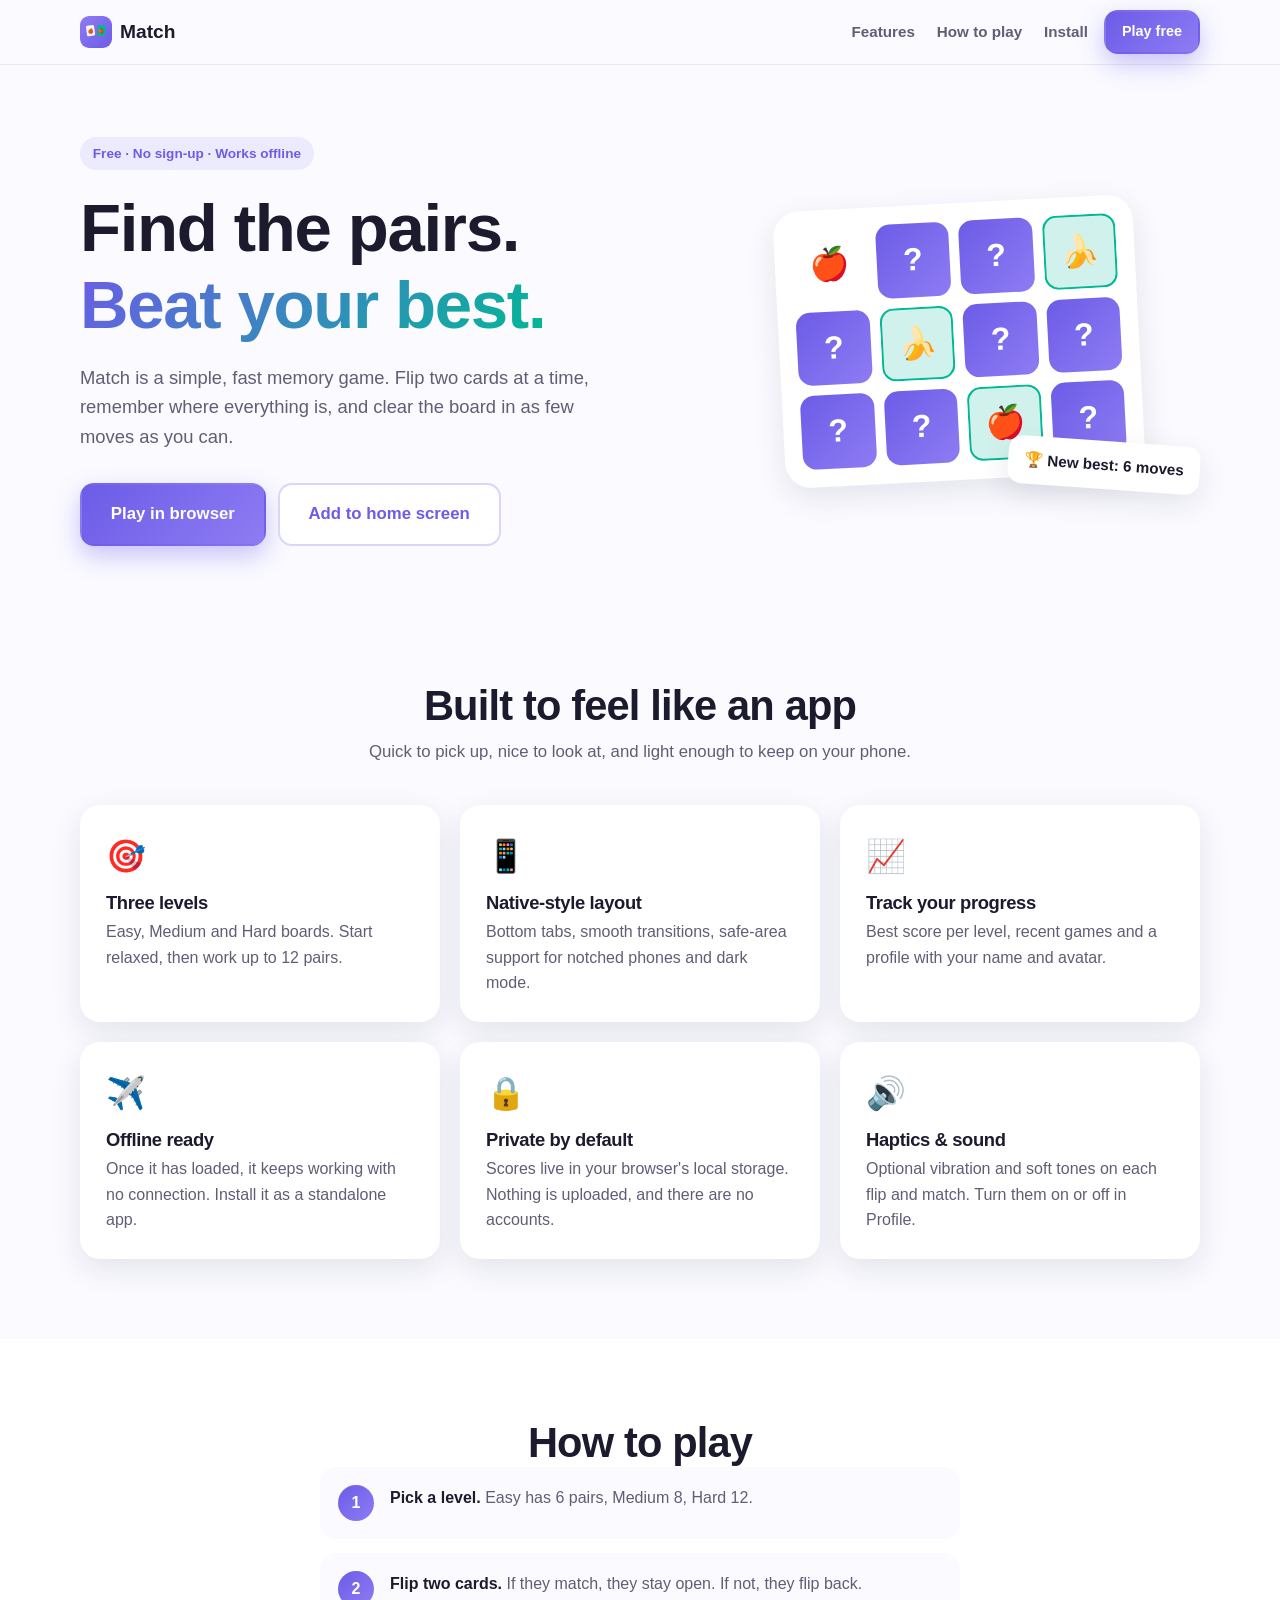
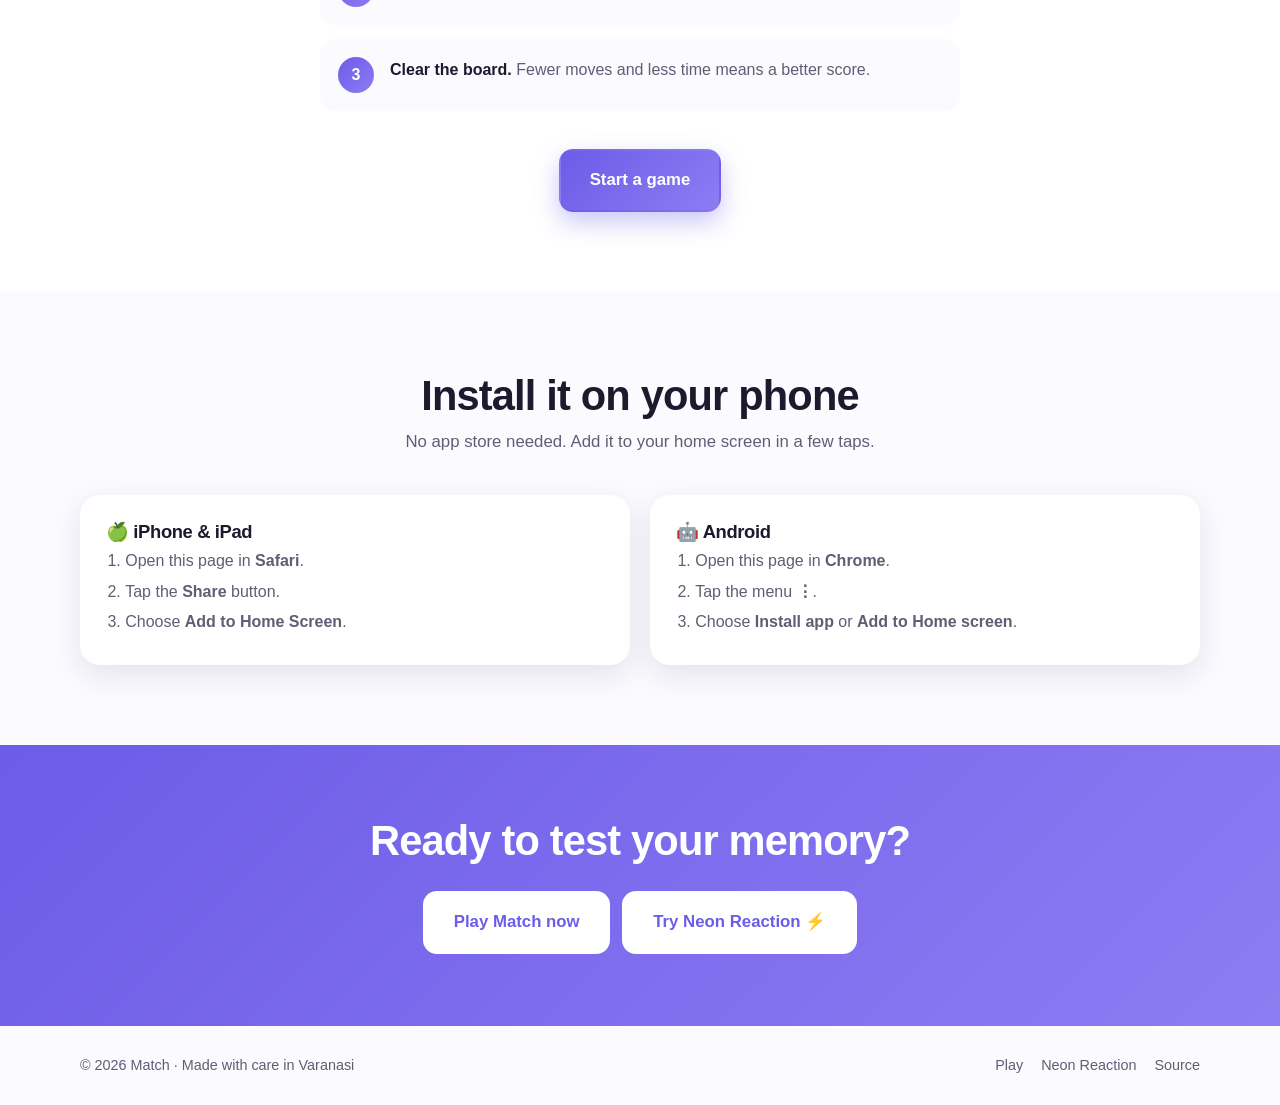
<file: index.html>
<!doctype html>
<html lang="en">
<head>
  <meta charset="utf-8" />
  <meta name="viewport" content="width=device-width, initial-scale=1" />
  <meta name="description" content="Match is a simple, fast memory game. Flip cards, find pairs, beat your best score. Play in your browser or install it on your phone." />
  <meta name="theme-color" content="#6c5ce7" />
  <meta property="og:title" content="Match — a simple memory game" />
  <meta property="og:description" content="Find the pairs in as few moves as you can. Free, offline-ready, installable." />
  <meta property="og:image" content="app/icons/icon-512.png" />
  <title>Match — a simple memory game</title>
  <link rel="icon" href="app/icons/icon.svg" type="image/svg+xml" />
  <link rel="stylesheet" href="site.css" />
</head>
<body>
  <header class="nav">
    <div class="wrap nav-inner">
      <a class="brand" href="#top"><img src="app/icons/icon.svg" alt="" width="32" height="32" /> Match</a>
      <nav class="nav-links">
        <a href="#features">Features</a>
        <a href="#how">How to play</a>
        <a href="#install">Install</a>
      </nav>
      <a class="btn btn-sm btn-primary" href="app/">Play free</a>
    </div>
  </header>

  <main id="top">
    <section class="hero wrap">
      <div class="hero-copy">
        <span class="pill">Free · No sign-up · Works offline</span>
        <h1>Find the pairs.<br /><span class="grad">Beat your best.</span></h1>
        <p class="lead">Match is a simple, fast memory game. Flip two cards at a time, remember where everything is, and clear the board in as few moves as you can.</p>
        <div class="cta">
          <a class="btn btn-lg btn-primary" href="app/">Play in browser</a>
          <a class="btn btn-lg btn-ghost" href="#install">Add to home screen</a>
        </div>
      </div>
      <div class="hero-art" aria-hidden="true">
        <div class="mini-board">
          <div class="mc up">🍎</div><div class="mc">?</div><div class="mc">?</div><div class="mc ok">🍌</div>
          <div class="mc">?</div><div class="mc ok">🍌</div><div class="mc">?</div><div class="mc">?</div>
          <div class="mc">?</div><div class="mc">?</div><div class="mc ok">🍎</div><div class="mc">?</div>
        </div>
        <div class="float-card">🏆 New best: 6 moves</div>
      </div>
    </section>

    <section id="features" class="section">
      <div class="wrap">
        <h2>Built to feel like an app</h2>
        <p class="sub">Quick to pick up, nice to look at, and light enough to keep on your phone.</p>
        <div class="grid3">
          <article class="feature">
            <div class="ico">🎯</div>
            <h3>Three levels</h3>
            <p>Easy, Medium and Hard boards. Start relaxed, then work up to 12 pairs.</p>
          </article>
          <article class="feature">
            <div class="ico">📱</div>
            <h3>Native-style layout</h3>
            <p>Bottom tabs, smooth transitions, safe-area support for notched phones and dark mode.</p>
          </article>
          <article class="feature">
            <div class="ico">📈</div>
            <h3>Track your progress</h3>
            <p>Best score per level, recent games and a profile with your name and avatar.</p>
          </article>
          <article class="feature">
            <div class="ico">✈️</div>
            <h3>Offline ready</h3>
            <p>Once it has loaded, it keeps working with no connection. Install it as a standalone app.</p>
          </article>
          <article class="feature">
            <div class="ico">🔒</div>
            <h3>Private by default</h3>
            <p>Scores live in your browser's local storage. Nothing is uploaded, and there are no accounts.</p>
          </article>
          <article class="feature">
            <div class="ico">🔊</div>
            <h3>Haptics & sound</h3>
            <p>Optional vibration and soft tones on each flip and match. Turn them on or off in Profile.</p>
          </article>
        </div>
      </div>
    </section>

    <section id="how" class="section alt">
      <div class="wrap">
        <h2>How to play</h2>
        <ol class="steps">
          <li><span>1</span><div><strong>Pick a level.</strong> Easy has 6 pairs, Medium 8, Hard 12.</div></li>
          <li><span>2</span><div><strong>Flip two cards.</strong> If they match, they stay open. If not, they flip back.</div></li>
          <li><span>3</span><div><strong>Clear the board.</strong> Fewer moves and less time means a better score.</div></li>
        </ol>
        <div class="center"><a class="btn btn-lg btn-primary" href="app/">Start a game</a></div>
      </div>
    </section>

    <section id="install" class="section">
      <div class="wrap">
        <h2>Install it on your phone</h2>
        <p class="sub">No app store needed. Add it to your home screen in a few taps.</p>
        <div class="grid2">
          <div class="card-box">
            <h3>🍏 iPhone & iPad</h3>
            <ol>
              <li>Open this page in <strong>Safari</strong>.</li>
              <li>Tap the <strong>Share</strong> button.</li>
              <li>Choose <strong>Add to Home Screen</strong>.</li>
            </ol>
          </div>
          <div class="card-box">
            <h3>🤖 Android</h3>
            <ol>
              <li>Open this page in <strong>Chrome</strong>.</li>
              <li>Tap the menu <strong>⋮</strong>.</li>
              <li>Choose <strong>Install app</strong> or <strong>Add to Home screen</strong>.</li>
            </ol>
          </div>
        </div>
      </div>
    </section>

    <section class="cta-band">
      <div class="wrap center">
        <h2>Ready to test your memory?</h2>
        <div class="cta-row">
          <a class="btn btn-lg btn-light" href="app/">Play Match now</a>
          <a class="btn btn-lg btn-light" href="neon/">Try Neon Reaction ⚡</a>
        </div>
      </div>
    </section>
  </main>

  <footer class="footer">
    <div class="wrap footer-inner">
      <span>© 2026 Match · Made with care in Varanasi</span>
      <div class="foot-links">
        <a href="app/">Play</a>
        <a href="neon/">Neon Reaction</a>
        <a href="https://github.com/smartstopwach/x">Source</a>
      </div>
    </div>
  </footer>
</body>
</html>
</file>
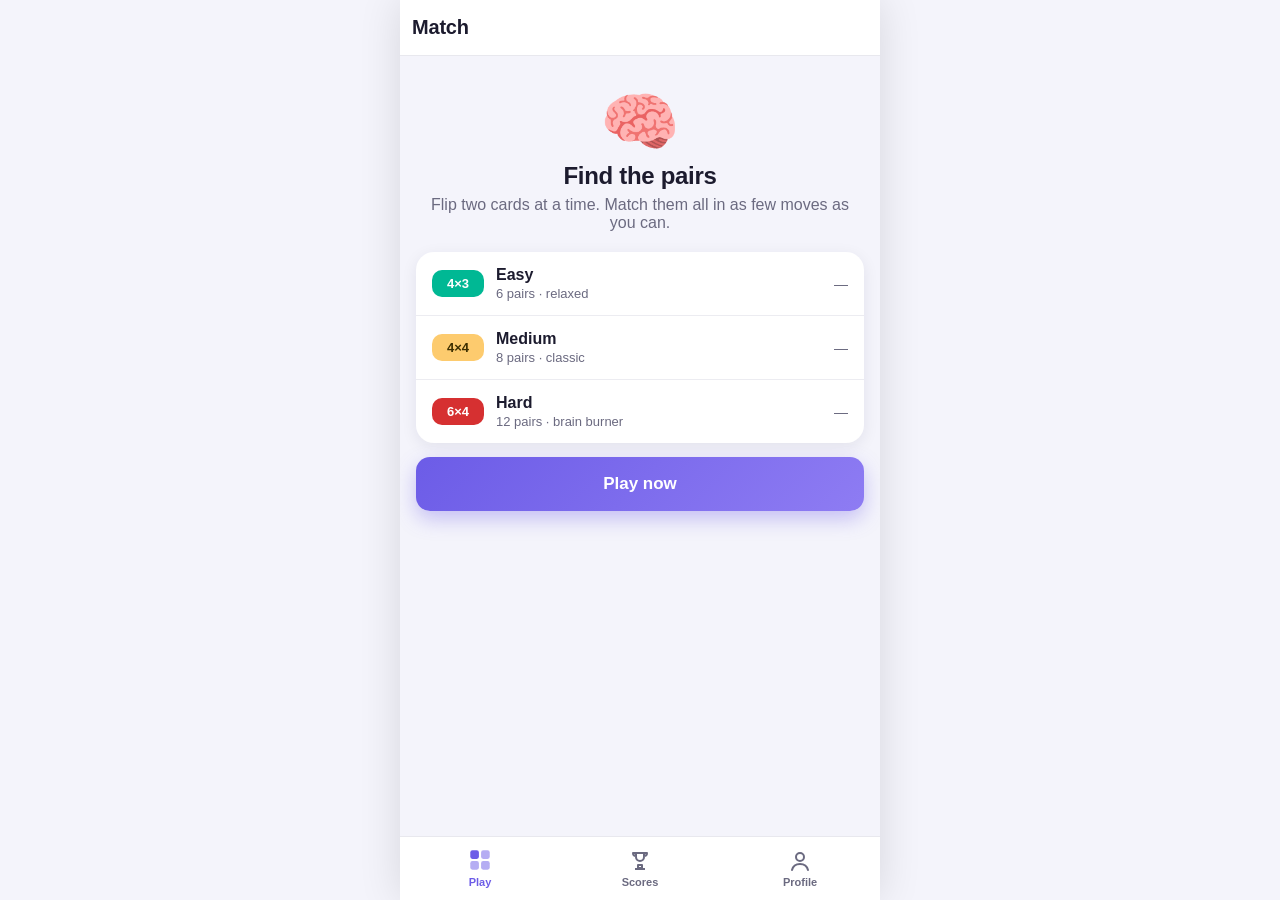
<file: app/index.html>
<!doctype html>
<html lang="en">
<head>
  <meta charset="utf-8" />
  <meta name="viewport" content="width=device-width, initial-scale=1, viewport-fit=cover, user-scalable=no" />
  <meta name="theme-color" content="#6c5ce7" />
  <meta name="apple-mobile-web-app-capable" content="yes" />
  <meta name="apple-mobile-web-app-status-bar-style" content="black-translucent" />
  <meta name="apple-mobile-web-app-title" content="Match" />
  <meta name="description" content="Match — a simple, fast memory game." />
  <title>Match</title>
  <link rel="manifest" href="manifest.webmanifest" />
  <link rel="icon" href="icons/icon.svg" type="image/svg+xml" />
  <link rel="apple-touch-icon" href="icons/icon-192.png" />
  <link rel="stylesheet" href="styles.css" />
</head>
<body>
  <div id="app" class="app">
    <header class="topbar" id="topbar">
      <button class="icon-btn hidden" id="back-btn" aria-label="Back">
        <svg viewBox="0 0 24 24" width="24" height="24"><path d="M15 6l-6 6 6 6" fill="none" stroke="currentColor" stroke-width="2.4" stroke-linecap="round" stroke-linejoin="round"/></svg>
      </button>
      <h1 id="title">Match</h1>
      <div class="topbar-right" id="topbar-right"></div>
    </header>

    <main class="screens">
      <!-- HOME -->
      <section class="screen" id="screen-home" data-tab="home">
        <div class="hero">
          <div class="hero-emoji" aria-hidden="true">🧠</div>
          <h2>Find the pairs</h2>
          <p class="muted">Flip two cards at a time. Match them all in as few moves as you can.</p>
        </div>
        <div class="card-list">
          <button class="list-item" data-action="start" data-level="easy">
            <span class="badge easy">4×3</span>
            <span class="li-body"><strong>Easy</strong><small>6 pairs · relaxed</small></span>
            <span class="li-best" id="best-easy">—</span>
          </button>
          <button class="list-item" data-action="start" data-level="medium">
            <span class="badge medium">4×4</span>
            <span class="li-body"><strong>Medium</strong><small>8 pairs · classic</small></span>
            <span class="li-best" id="best-medium">—</span>
          </button>
          <button class="list-item" data-action="start" data-level="hard">
            <span class="badge hard">6×4</span>
            <span class="li-body"><strong>Hard</strong><small>12 pairs · brain burner</small></span>
            <span class="li-best" id="best-hard">—</span>
          </button>
        </div>
        <button class="btn primary big" data-action="start" data-level="medium">Play now</button>
      </section>

      <!-- GAME -->
      <section class="screen" id="screen-game" data-tab="home">
        <div class="stats">
          <div class="stat"><span id="stat-moves">0</span><small>Moves</small></div>
          <div class="stat"><span id="stat-time">0:00</span><small>Time</small></div>
          <div class="stat"><span id="stat-matched">0/0</span><small>Pairs</small></div>
        </div>
        <div class="board" id="board" role="grid"></div>
        <div class="game-actions">
          <button class="btn ghost" data-action="restart">Restart</button>
          <button class="btn ghost" data-action="home">Levels</button>
        </div>
      </section>

      <!-- SCORES -->
      <section class="screen" id="screen-scores" data-tab="scores">
        <h2 class="section-title">Your best games</h2>
        <div class="card-list" id="scores-list"></div>
        <p class="muted small center" id="scores-empty">Finish a game to see your scores here.</p>
        <div id="scores-extra"></div>
      </section>

      <!-- PROFILE -->
      <section class="screen" id="screen-profile" data-tab="profile">
        <div class="profile-head">
          <div class="avatar" id="avatar" aria-hidden="true">🙂</div>
          <div>
            <input id="name-input" class="name-input" maxlength="20" placeholder="Your name" aria-label="Your name" />
            <p class="muted small" id="profile-stats">No games played yet</p>
          </div>
        </div>
        <h3 class="section-title">Avatar</h3>
        <div class="avatars" id="avatar-picker"></div>
        <h3 class="section-title">Settings</h3>
        <div class="card-list">
          <label class="list-item toggle">
            <span class="li-body"><strong>Haptics</strong><small>Vibrate on match</small></span>
            <input type="checkbox" id="opt-haptics" />
          </label>
          <label class="list-item toggle">
            <span class="li-body"><strong>Sound effects</strong><small>Soft tones on flip and match</small></span>
            <input type="checkbox" id="opt-sound" />
          </label>
        </div>
        <button class="btn ghost danger" id="reset-btn">Reset all data</button>
        <button class="btn primary hidden" id="install-btn">Install app</button>
      </section>
    </main>

    <nav class="tabbar" id="tabbar" aria-label="Main">
      <button class="tab active" data-tab-target="home">
        <svg viewBox="0 0 24 24" width="24" height="24"><rect x="3" y="3" width="8" height="8" rx="2" fill="currentColor"/><rect x="13" y="3" width="8" height="8" rx="2" fill="currentColor" opacity=".5"/><rect x="3" y="13" width="8" height="8" rx="2" fill="currentColor" opacity=".5"/><rect x="13" y="13" width="8" height="8" rx="2" fill="currentColor" opacity=".5"/></svg>
        <span>Play</span>
      </button>
      <button class="tab" data-tab-target="scores">
        <svg viewBox="0 0 24 24" width="24" height="24"><path d="M8 4h8v4a4 4 0 0 1-8 0V4zM5 4h3v3a3 3 0 0 1-3-3zM19 4h-3v3a3 3 0 0 0 3-3zM10 16h4v3h-4zM7 20h10" fill="none" stroke="currentColor" stroke-width="2" stroke-linejoin="round"/></svg>
        <span>Scores</span>
      </button>
      <button class="tab" data-tab-target="profile">
        <svg viewBox="0 0 24 24" width="24" height="24"><circle cx="12" cy="8" r="4" fill="none" stroke="currentColor" stroke-width="2"/><path d="M4 21c1-4 4-6 8-6s7 2 8 6" fill="none" stroke="currentColor" stroke-width="2" stroke-linecap="round"/></svg>
        <span>Profile</span>
      </button>
    </nav>

    <div class="toast" id="toast" role="status" aria-live="polite"></div>
    <div class="win-sheet hidden" id="win-sheet" role="dialog" aria-modal="true" aria-labelledby="win-title">
      <div class="sheet">
        <div class="win-emoji" aria-hidden="true">🎉</div>
        <h2 id="win-title">You did it!</h2>
        <p class="muted" id="win-text"></p>
        <button class="btn primary big" data-action="restart">Play again</button>
        <button class="btn ghost big" data-action="home">Choose level</button>
      </div>
    </div>
  </div>
  <script src="app.js"></script>
</body>
</html>
</file>
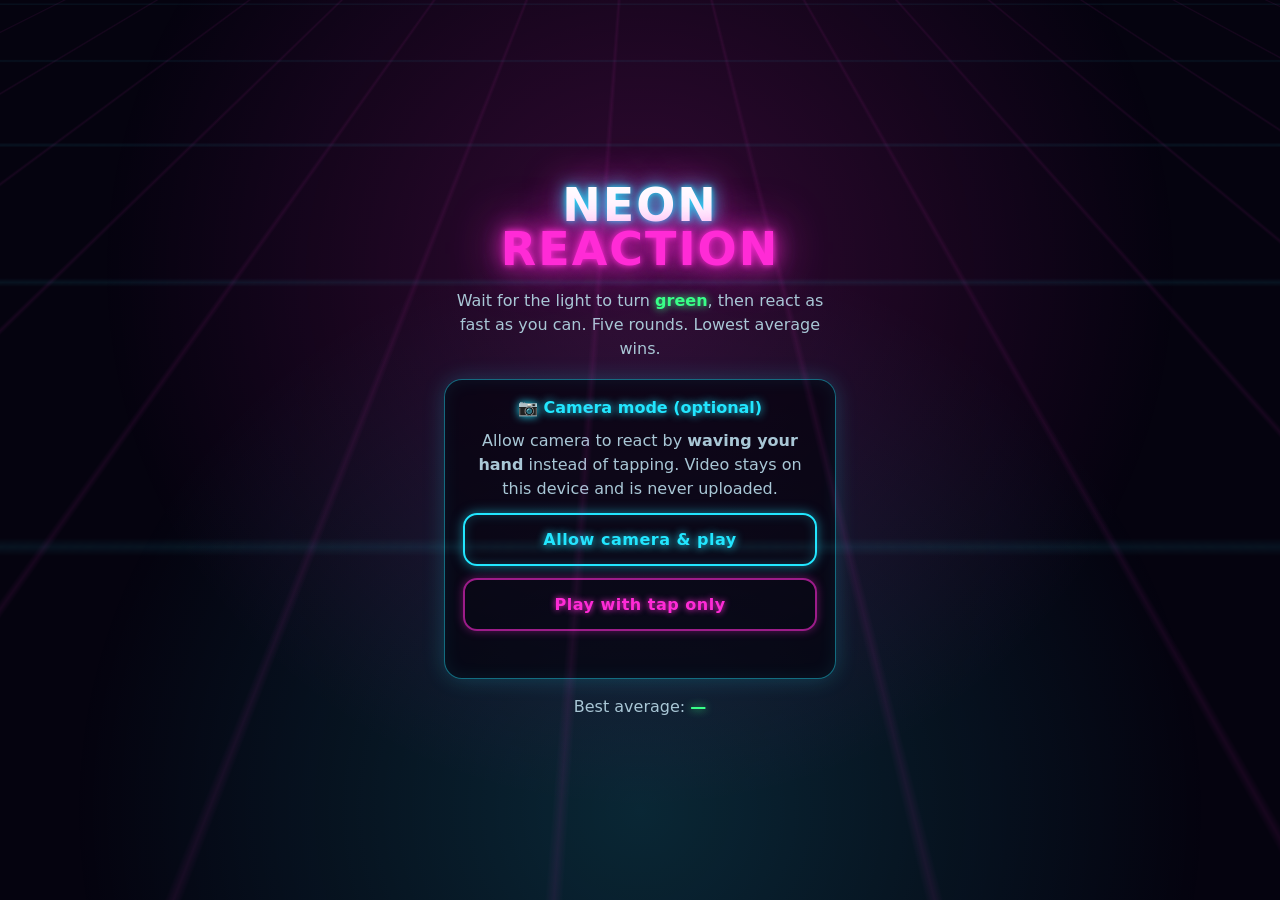
<file: neon/index.html>
<!doctype html>
<html lang="en">
<head>
  <meta charset="utf-8" />
  <meta name="viewport" content="width=device-width, initial-scale=1, viewport-fit=cover, user-scalable=no" />
  <meta name="theme-color" content="#05030f" />
  <meta name="description" content="Neon Reaction — test your reflexes. Optional camera mode: wave your hand to react." />
  <title>Neon Reaction</title>
  <link rel="icon" href="../app/icons/icon.svg" type="image/svg+xml" />
  <link rel="stylesheet" href="styles.css" />
</head>
<body>
  <div class="stage" id="stage" data-phase="idle">
    <video id="cam" playsinline muted autoplay></video>
    <canvas id="motion" width="48" height="36" hidden></canvas>
    <div class="grid-bg" aria-hidden="true"></div>

    <!-- START / PERMISSION -->
    <section class="panel" id="p-start">
      <div class="logo">NEON<br /><span>REACTION</span></div>
      <p class="desc">Wait for the light to turn <b class="g">green</b>, then react as fast as you can. Five rounds. Lowest average wins.</p>
      <div class="cam-box">
        <div class="cam-title">📷 Camera mode (optional)</div>
        <p>Allow camera to react by <b>waving your hand</b> instead of tapping. Video stays on this device and is never uploaded.</p>
        <button class="btn neon" id="btn-cam">Allow camera & play</button>
        <button class="btn ghost" id="btn-tap">Play with tap only</button>
        <p class="status" id="cam-status"></p>
      </div>
      <div class="best-line">Best average: <b id="best-avg">—</b></div>
    </section>

    <!-- PLAY -->
    <section class="panel hidden" id="p-play">
      <div class="top">
        <span id="round-label">Round 1 / 5</span>
        <button class="chip" id="btn-quit">Quit</button>
      </div>
      <div class="ring" id="ring"><span id="cue">Get ready</span></div>
      <p class="hint" id="hint">Tap or wave when it turns green</p>
      <div class="times" id="times"></div>
    </section>

    <!-- RESULT -->
    <section class="panel hidden" id="p-result">
      <div class="logo small">RESULTS</div>
      <div class="big-score"><span id="res-avg">0</span><small>ms avg</small></div>
      <div class="grade" id="res-grade"></div>
      <div class="rounds" id="res-rounds"></div>
      <button class="btn neon" id="btn-again">Play again</button>
      <button class="btn ghost" id="btn-home">Menu</button>
    </section>

    <div class="flash" id="flash"></div>
  </div>
  <script src="app.js"></script>
</body>
</html>
</file>
<file: site.css>
:root {
  --bg: #fafaff; --surface: #ffffff; --text: #1c1b2e; --muted: #5f5e75;
  --primary: #6c5ce7; --primary-2: #8e7cf3; --accent: #00b894;
  --radius: 20px; --shadow: 0 10px 30px rgba(30,27,70,.10);
}
@media (prefers-color-scheme: dark) {
  :root { --bg: #0f0e1a; --surface: #1b1a2e; --text: #f2f1ff; --muted: #a09fbf; --shadow: none; }
}
* { box-sizing: border-box; }
html { scroll-behavior: smooth; }
body {
  margin: 0; font-family: -apple-system, BlinkMacSystemFont, "Segoe UI", Roboto, "Helvetica Neue", Arial, sans-serif;
  background: var(--bg); color: var(--text); line-height: 1.6; -webkit-font-smoothing: antialiased;
}
a { color: inherit; text-decoration: none; }
img { display: block; }
h1, h2, h3 { line-height: 1.15; letter-spacing: -.02em; margin: 0; }
h1 { font-size: clamp(2.4rem, 6vw, 4.2rem); font-weight: 800; }
h2 { font-size: clamp(1.8rem, 4vw, 2.6rem); font-weight: 800; text-align: center; }
h3 { font-size: 1.15rem; font-weight: 700; margin-bottom: .4rem; }
p { margin: 0; }
.wrap { width: min(1120px, 92%); margin: 0 auto; }
.grad { background: linear-gradient(135deg, var(--primary), var(--accent)); -webkit-background-clip: text; background-clip: text; color: transparent; }
.center { text-align: center; }
.sub { text-align: center; color: var(--muted); margin: .6rem auto 2.4rem; max-width: 620px; font-size: 1.05rem; }

/* Buttons */
.btn {
  display: inline-flex; align-items: center; justify-content: center; gap: 8px;
  padding: .8rem 1.4rem; border-radius: 14px; font-weight: 700; border: 2px solid transparent;
  transition: transform .15s, box-shadow .15s, background .15s; cursor: pointer;
}
.btn:hover { transform: translateY(-2px); }
.btn-sm { padding: .5rem 1rem; font-size: .9rem; }
.btn-lg { padding: 1rem 1.8rem; font-size: 1.05rem; }
.btn-primary { background: linear-gradient(135deg, var(--primary), var(--primary-2)); color: #fff; box-shadow: 0 10px 24px rgba(108,92,231,.35); }
.btn-ghost { background: var(--surface); color: var(--primary); border-color: rgba(108,92,231,.25); }
.btn-light { background: #fff; color: var(--primary); }

/* Nav */
.nav { position: sticky; top: 0; z-index: 10; backdrop-filter: saturate(1.4) blur(12px); background: color-mix(in srgb, var(--bg) 85%, transparent); border-bottom: 1px solid rgba(127,127,160,.15); }
.nav-inner { display: flex; align-items: center; gap: 16px; height: 64px; }
.brand { display: flex; align-items: center; gap: 8px; font-weight: 800; font-size: 1.2rem; margin-right: auto; }
.brand img { border-radius: 9px; }
.nav-links { display: flex; gap: 22px; color: var(--muted); font-weight: 600; font-size: .95rem; }
.nav-links a:hover { color: var(--text); }

/* Hero */
.hero { display: grid; grid-template-columns: 1.1fr .9fr; gap: 48px; align-items: center; padding: 72px 0 56px; }
.pill { display: inline-block; font-size: .85rem; font-weight: 600; color: var(--primary); background: rgba(108,92,231,.1); padding: .35rem .8rem; border-radius: 999px; margin-bottom: 1.2rem; }
.lead { color: var(--muted); font-size: 1.15rem; margin: 1.2rem 0 2rem; max-width: 520px; }
.cta { display: flex; gap: 12px; flex-wrap: wrap; }
.hero-art { position: relative; display: grid; place-items: center; }
.mini-board { display: grid; grid-template-columns: repeat(4, 1fr); gap: 10px; background: var(--surface); padding: 18px; border-radius: 26px; box-shadow: var(--shadow); transform: rotate(-3deg); width: min(360px, 100%); }
.mc { aspect-ratio: 1; border-radius: 14px; display: grid; place-items: center; font-size: 2rem; font-weight: 800; color: #fff; background: linear-gradient(135deg, var(--primary), var(--primary-2)); }
.mc.up { background: #fff; color: var(--text); }
.mc.ok { background: rgba(0,184,148,.18); box-shadow: inset 0 0 0 2px var(--accent); color: var(--text); }
.float-card { position: absolute; right: 0; bottom: -10px; background: var(--surface); padding: 12px 16px; border-radius: 14px; box-shadow: var(--shadow); font-weight: 700; font-size: .95rem; transform: rotate(4deg); }

/* Sections */
.section { padding: 80px 0; }
.section.alt { background: var(--surface); }
.grid3 { display: grid; grid-template-columns: repeat(3, 1fr); gap: 20px; }
.grid2 { display: grid; grid-template-columns: repeat(2, 1fr); gap: 20px; }
.feature, .card-box { background: var(--surface); border-radius: var(--radius); padding: 26px; box-shadow: var(--shadow); }
.feature p, .card-box li { color: var(--muted); }
.card-box ol { padding-left: 1.2rem; margin: .4rem 0 0; color: var(--muted); }
.card-box li { margin: .3rem 0; }
.ico { font-size: 2rem; margin-bottom: .6rem; }

.steps { list-style: none; padding: 0; margin: 0 auto 2.4rem; max-width: 640px; display: grid; gap: 14px; }
.steps li { display: flex; gap: 16px; align-items: flex-start; background: var(--bg); padding: 18px; border-radius: 16px; }
.steps span { flex: 0 0 auto; width: 36px; height: 36px; border-radius: 50%; display: grid; place-items: center; background: linear-gradient(135deg, var(--primary), var(--primary-2)); color: #fff; font-weight: 800; }
.steps div { color: var(--muted); }
.steps strong { color: var(--text); }

.cta-band { background: linear-gradient(135deg, var(--primary), var(--primary-2)); color: #fff; padding: 72px 0; }
.cta-band h2 { color: #fff; margin-bottom: 1.6rem; }

.footer { padding: 28px 0; color: var(--muted); font-size: .9rem; }
.footer-inner { display: flex; justify-content: space-between; flex-wrap: wrap; gap: 12px; }
.foot-links { display: flex; gap: 18px; }
.foot-links a:hover { color: var(--text); }

/* Responsive */
@media (max-width: 860px) {
  .hero { grid-template-columns: 1fr; text-align: center; padding-top: 48px; }
  .lead { margin-left: auto; margin-right: auto; }
  .cta { justify-content: center; }
  .grid3 { grid-template-columns: 1fr 1fr; }
  .nav-links { display: none; }
}
@media (max-width: 560px) {
  .grid3, .grid2 { grid-template-columns: 1fr; }
  .section { padding: 56px 0; }
  .hero-art { margin-top: 8px; }
}
@media (prefers-reduced-motion: reduce) { html { scroll-behavior: auto; } .btn { transition: none; } }

.cta-row { display: flex; gap: 12px; justify-content: center; flex-wrap: wrap; }
</file>
<file: app/styles.css>
:root {
  --bg: #f4f4fb;
  --surface: #ffffff;
  --text: #1c1b2e;
  --muted: #6b6a80;
  --primary: #6c5ce7;
  --primary-2: #a29bfe;
  --accent: #00b894;
  --danger: #d63031;
  --radius: 18px;
  --shadow: 0 4px 16px rgba(30, 27, 70, .08);
  --tab-h: 64px;
  --top-h: 56px;
  color-scheme: light dark;
}
@media (prefers-color-scheme: dark) {
  :root {
    --bg: #0f0e1a; --surface: #1b1a2e; --text: #f2f1ff; --muted: #9b9ab8; --shadow: none;
  }
}
* { box-sizing: border-box; -webkit-tap-highlight-color: transparent; }
html, body { height: 100%; margin: 0; }
body {
  font-family: -apple-system, BlinkMacSystemFont, "Segoe UI", Roboto, "Helvetica Neue", Arial, sans-serif;
  background: var(--bg); color: var(--text);
  overscroll-behavior: none; -webkit-user-select: none; user-select: none;
  -webkit-font-smoothing: antialiased;
}
button { font: inherit; color: inherit; border: 0; background: none; cursor: pointer; }
input { font: inherit; color: inherit; }
.hidden { display: none !important; }
.muted { color: var(--muted); margin: 6px 0 0; }
.small { font-size: 13px; }
.center { text-align: center; }

.app { height: 100%; display: flex; flex-direction: column; position: relative; overflow: hidden; }

/* Top bar */
.topbar {
  flex: 0 0 auto;
  display: flex; align-items: center; gap: 8px;
  height: calc(var(--top-h) + env(safe-area-inset-top));
  padding: env(safe-area-inset-top) 12px 0;
  background: var(--surface);
  border-bottom: 1px solid rgba(127,127,160,.18);
  position: relative; z-index: 5;
}
.topbar h1 { font-size: 20px; margin: 0; flex: 1; font-weight: 700; letter-spacing: -.2px; }
.topbar-right { display: flex; gap: 8px; align-items: center; }
.icon-btn {
  width: 40px; height: 40px; border-radius: 50%; display: grid; place-items: center;
  transition: background .15s;
}
.icon-btn:active { background: rgba(127,127,160,.18); }

/* Screens */
.screens { flex: 1; position: relative; overflow: hidden; }
.screen {
  position: absolute; inset: 0; overflow-y: auto; -webkit-overflow-scrolling: touch;
  padding: 16px 16px calc(var(--tab-h) + env(safe-area-inset-bottom) + 24px);
  display: none; animation: slideIn .28s cubic-bezier(.2,.8,.2,1);
}
.screen.active { display: block; }
.screen.enter-back { animation-name: slideBack; }
@keyframes slideIn { from { opacity: 0; transform: translateX(24px); } to { opacity: 1; transform: none; } }
@keyframes slideBack { from { opacity: 0; transform: translateX(-24px); } to { opacity: 1; transform: none; } }

h2 { font-size: 24px; margin: 8px 0 4px; letter-spacing: -.3px; }
.section-title { font-size: 13px; text-transform: uppercase; letter-spacing: .6px; color: var(--muted); margin: 22px 4px 8px; font-weight: 600; }

.hero { text-align: center; padding: 18px 8px 8px; }
.hero-emoji { font-size: 64px; line-height: 1; margin-bottom: 8px; animation: bob 2.4s ease-in-out infinite; }
@keyframes bob { 50% { transform: translateY(-6px); } }

/* List cards (iOS/Android-style grouped rows) */
.card-list { background: var(--surface); border-radius: var(--radius); overflow: hidden; box-shadow: var(--shadow); margin-top: 12px; }
.list-item {
  width: 100%; display: flex; align-items: center; gap: 12px; padding: 14px 16px; text-align: left;
  border-bottom: 1px solid rgba(127,127,160,.15);
}
.list-item:last-child { border-bottom: 0; }
.list-item:active { background: rgba(127,127,160,.12); }
.li-body { flex: 1; display: flex; flex-direction: column; }
.li-body strong { font-size: 16px; font-weight: 600; }
.li-body small { color: var(--muted); font-size: 13px; margin-top: 2px; }
.li-best { color: var(--muted); font-size: 14px; font-variant-numeric: tabular-nums; }
.badge {
  min-width: 52px; text-align: center; padding: 6px 8px; border-radius: 10px; font-size: 13px; font-weight: 700; color: #fff;
}
.badge.easy { background: var(--accent); }
.badge.medium { background: #fdcb6e; color: #3d2f00; }
.badge.hard { background: var(--danger); }
.toggle input { width: 46px; height: 28px; accent-color: var(--accent); }

/* Buttons */
.btn {
  display: block; width: 100%; padding: 14px 18px; border-radius: 14px; font-weight: 700; font-size: 16px; text-align: center;
  transition: transform .08s, opacity .15s; margin-top: 14px;
}
.btn:active { transform: scale(.98); opacity: .85; }
.btn.big { padding: 17px; font-size: 17px; }
.btn.primary { background: linear-gradient(135deg, var(--primary), #8e7cf3); color: #fff; box-shadow: 0 8px 20px rgba(108,92,231,.35); }
.btn.ghost { background: var(--surface); color: var(--primary); box-shadow: var(--shadow); }
.btn.danger { color: var(--danger); }
.game-actions { display: grid; grid-template-columns: 1fr 1fr; gap: 10px; }
.game-actions .btn { margin-top: 16px; }

/* Game */
.stats { display: grid; grid-template-columns: repeat(3, 1fr); gap: 10px; }
.stat { background: var(--surface); border-radius: 14px; padding: 10px 6px; text-align: center; box-shadow: var(--shadow); }
.stat span { display: block; font-size: 20px; font-weight: 700; font-variant-numeric: tabular-nums; }
.stat small { color: var(--muted); font-size: 12px; }
.board {
  display: grid; gap: 10px; margin: 18px auto 0; width: 100%; max-width: 420px;
  grid-template-columns: repeat(var(--cols, 4), 1fr);
}
.card {
  aspect-ratio: 1 / 1.1; perspective: 800px; cursor: pointer; border-radius: 14px; position: relative;
}
.card-inner {
  position: absolute; inset: 0; transition: transform .45s cubic-bezier(.3,.7,.3,1); transform-style: preserve-3d;
}
.card.flipped .card-inner, .card.matched .card-inner { transform: rotateY(180deg); }
.face {
  position: absolute; inset: 0; border-radius: 14px; backface-visibility: hidden; -webkit-backface-visibility: hidden;
  display: grid; place-items: center; font-size: clamp(22px, 7vw, 36px); box-shadow: var(--shadow);
}
.front { background: linear-gradient(135deg, var(--primary), #8e7cf3); color: rgba(255,255,255,.85); font-weight: 800; }
.front::after { content: "?"; }
.back { background: var(--surface); transform: rotateY(180deg); }
.card.matched .back { background: rgba(0,184,148,.16); box-shadow: inset 0 0 0 2px var(--accent); }
.card.matched { animation: pop .4s ease; }
@keyframes pop { 50% { transform: scale(1.06); } }
.card.wrong .card-inner { animation: shake .4s; }
@keyframes shake { 20%,60% { transform: rotateY(180deg) translateX(-6px); } 40%,80% { transform: rotateY(180deg) translateX(6px); } }

/* Profile */
.profile-head { display: flex; align-items: center; gap: 14px; background: var(--surface); padding: 16px; border-radius: var(--radius); box-shadow: var(--shadow); }
.avatar { width: 64px; height: 64px; border-radius: 50%; background: linear-gradient(135deg, var(--primary-2), var(--primary)); display: grid; place-items: center; font-size: 34px; flex: 0 0 auto; }
.name-input { border: 0; background: transparent; font-size: 19px; font-weight: 700; width: 100%; padding: 4px 0; outline: none; border-bottom: 2px solid transparent; }
.name-input:focus { border-bottom-color: var(--primary); }
.avatars { display: grid; grid-template-columns: repeat(6, 1fr); gap: 8px; background: var(--surface); padding: 12px; border-radius: var(--radius); box-shadow: var(--shadow); }
.avatars button { aspect-ratio: 1; border-radius: 50%; font-size: 24px; display: grid; place-items: center; background: rgba(127,127,160,.1); }
.avatars button.selected { box-shadow: 0 0 0 3px var(--primary); }
#reset-btn { margin-top: 24px; }

/* Scores */
.score-row { display: flex; align-items: center; gap: 12px; padding: 14px 16px; border-bottom: 1px solid rgba(127,127,160,.15); }
.score-row:last-child { border-bottom: 0; }
.score-row .li-body strong { text-transform: capitalize; }
.score-row .val { font-variant-numeric: tabular-nums; font-weight: 700; font-size: 16px; text-align: right; }
.score-row .val small { display: block; color: var(--muted); font-weight: 400; font-size: 12px; }

/* Tab bar */
.tabbar {
  position: absolute; left: 0; right: 0; bottom: 0; z-index: 5;
  height: calc(var(--tab-h) + env(safe-area-inset-bottom));
  padding-bottom: env(safe-area-inset-bottom);
  display: flex; background: var(--surface);
  border-top: 1px solid rgba(127,127,160,.18);
}
.tab {
  flex: 1; display: flex; flex-direction: column; align-items: center; justify-content: center; gap: 3px;
  color: var(--muted); font-size: 11px; font-weight: 600; transition: color .15s;
}
.tab.active { color: var(--primary); }
.tab.active svg { transform: translateY(-1px) scale(1.08); }
.tab svg { transition: transform .2s; }

/* Toast + win sheet */
.toast {
  position: absolute; left: 50%; bottom: calc(var(--tab-h) + env(safe-area-inset-bottom) + 16px); transform: translate(-50%, 20px);
  background: rgba(28,27,46,.92); color: #fff; padding: 10px 16px; border-radius: 12px; font-size: 14px;
  opacity: 0; transition: all .25s; pointer-events: none; white-space: nowrap; z-index: 20;
}
.toast.show { opacity: 1; transform: translate(-50%, 0); }
.win-sheet { position: absolute; inset: 0; background: rgba(0,0,0,.45); display: flex; align-items: flex-end; z-index: 30; animation: fade .2s; }
@keyframes fade { from { opacity: 0; } }
.sheet {
  width: 100%; background: var(--surface); border-radius: 26px 26px 0 0; padding: 24px 20px calc(24px + env(safe-area-inset-bottom));
  text-align: center; animation: up .3s cubic-bezier(.2,.8,.2,1);
}
@keyframes up { from { transform: translateY(100%); } }
.sheet .btn { margin-top: 10px; }
.win-emoji { font-size: 56px; }

@media (min-width: 720px) {
  .app { max-width: 480px; margin: 0 auto; box-shadow: 0 0 40px rgba(0,0,0,.12); }
}
@media (prefers-reduced-motion: reduce) { * { animation: none !important; transition: none !important; } }
</file>
<file: neon/styles.css>
:root { --cyan: #22e6ff; --pink: #ff2bd6; --lime: #39ff88; --red: #ff3b5c; --bg: #05030f; }
* { box-sizing: border-box; -webkit-tap-highlight-color: transparent; }
html, body { height: 100%; margin: 0; background: var(--bg); color: #eaf7ff; font-family: "Segoe UI", system-ui, -apple-system, Roboto, sans-serif; overflow: hidden; }
.hidden { display: none !important; }
button { font: inherit; cursor: pointer; }

.stage { position: fixed; inset: 0; display: flex; align-items: center; justify-content: center; user-select: none; -webkit-user-select: none; touch-action: manipulation; }
.stage::before { content: ""; position: absolute; inset: 0; background: radial-gradient(circle at 50% 30%, rgba(255,43,214,.18), transparent 60%), radial-gradient(circle at 50% 90%, rgba(34,230,255,.16), transparent 55%); pointer-events: none; }
.grid-bg { position: absolute; inset: 0; background-image: linear-gradient(rgba(34,230,255,.07) 1px, transparent 1px), linear-gradient(90deg, rgba(255,43,214,.07) 1px, transparent 1px); background-size: 42px 42px; transform: perspective(500px) rotateX(60deg) translateY(-30%) scale(2.2); transform-origin: top; pointer-events: none; animation: scroll 6s linear infinite; }
@keyframes scroll { to { background-position: 0 42px; } }

/* camera feed as dimmed, tinted background */
#cam { position: absolute; inset: 0; width: 100%; height: 100%; object-fit: cover; transform: scaleX(-1); opacity: 0; filter: grayscale(1) contrast(1.3) brightness(.45) sepia(1) hue-rotate(190deg) saturate(3); transition: opacity .5s; pointer-events: none; }
.stage.cam-on #cam { opacity: .55; }

.panel { position: relative; z-index: 2; width: min(440px, 92vw); display: flex; flex-direction: column; align-items: center; gap: 18px; text-align: center; padding: 24px; animation: rise .4s ease; }
@keyframes rise { from { opacity: 0; transform: translateY(16px); } }

.logo { font-size: 46px; font-weight: 900; line-height: .95; letter-spacing: 2px; color: #fff; text-shadow: 0 0 6px var(--cyan), 0 0 18px var(--cyan), 0 0 40px var(--pink); }
.logo span { color: var(--pink); text-shadow: 0 0 6px var(--pink), 0 0 22px var(--pink), 0 0 50px var(--pink); }
.logo.small { font-size: 34px; }
.desc, .hint, .cam-box p, .status { color: #a9c7d6; margin: 0; line-height: 1.5; }
.g { color: var(--lime); text-shadow: 0 0 8px var(--lime); }

.cam-box { width: 100%; border: 1px solid rgba(34,230,255,.45); border-radius: 18px; padding: 18px; background: rgba(5,3,15,.7); box-shadow: 0 0 22px rgba(34,230,255,.2), inset 0 0 18px rgba(34,230,255,.08); display: flex; flex-direction: column; gap: 12px; }
.cam-title { font-weight: 800; color: var(--cyan); text-shadow: 0 0 8px var(--cyan); }
.status { min-height: 1.2em; font-size: 14px; }
.status.err { color: var(--red); }
.best-line { color: #a9c7d6; }
.best-line b { color: var(--lime); text-shadow: 0 0 8px var(--lime); }

.btn { width: 100%; padding: 15px; border-radius: 14px; border: 2px solid transparent; font-weight: 800; font-size: 16px; letter-spacing: .5px; background: transparent; color: #fff; transition: transform .12s, box-shadow .2s; }
.btn:active { transform: scale(.97); }
.btn.neon { border-color: var(--cyan); color: var(--cyan); box-shadow: 0 0 12px rgba(34,230,255,.5), inset 0 0 12px rgba(34,230,255,.2); text-shadow: 0 0 8px var(--cyan); }
.btn.neon:hover { box-shadow: 0 0 22px rgba(34,230,255,.8), inset 0 0 16px rgba(34,230,255,.35); }
.btn.ghost { border-color: rgba(255,43,214,.6); color: var(--pink); box-shadow: 0 0 10px rgba(255,43,214,.35); text-shadow: 0 0 6px var(--pink); }
.btn:disabled { opacity: .5; }

.top { width: 100%; display: flex; justify-content: space-between; align-items: center; color: #a9c7d6; font-weight: 700; }
.chip { background: transparent; color: var(--pink); border: 1px solid rgba(255,43,214,.6); border-radius: 999px; padding: 6px 14px; }

/* the neon ring that acts as the signal */
.ring { width: min(300px, 74vw); aspect-ratio: 1; border-radius: 50%; display: grid; place-items: center; border: 6px solid var(--red); box-shadow: 0 0 20px var(--red), 0 0 60px rgba(255,59,92,.6), inset 0 0 40px rgba(255,59,92,.35); transition: all .15s; background: rgba(5,3,15,.55); }
.ring span { font-size: 30px; font-weight: 900; letter-spacing: 2px; text-transform: uppercase; color: #fff; text-shadow: 0 0 10px currentColor; }
.stage[data-phase="wait"] .ring { border-color: var(--red); }
.stage[data-phase="go"] .ring { border-color: var(--lime); box-shadow: 0 0 26px var(--lime), 0 0 80px rgba(57,255,136,.7), inset 0 0 60px rgba(57,255,136,.45); background: rgba(57,255,136,.12); }
.stage[data-phase="go"] .ring span { color: var(--lime); }
.stage[data-phase="early"] .ring { border-color: var(--pink); box-shadow: 0 0 26px var(--pink), 0 0 70px rgba(255,43,214,.6); }
.stage[data-phase="go"] .ring { animation: pulse .5s ease-in-out infinite alternate; }
@keyframes pulse { to { transform: scale(1.04); } }

.times { display: flex; gap: 8px; flex-wrap: wrap; justify-content: center; min-height: 34px; }
.times .t { border: 1px solid rgba(34,230,255,.5); border-radius: 999px; padding: 6px 12px; color: var(--cyan); font-variant-numeric: tabular-nums; font-weight: 700; text-shadow: 0 0 6px var(--cyan); }

.big-score { font-size: 84px; font-weight: 900; color: var(--lime); text-shadow: 0 0 10px var(--lime), 0 0 30px var(--lime); line-height: 1; font-variant-numeric: tabular-nums; }
.big-score small { display: block; font-size: 16px; color: #a9c7d6; text-shadow: none; font-weight: 600; margin-top: 6px; }
.grade { font-size: 22px; font-weight: 800; color: var(--pink); text-shadow: 0 0 10px var(--pink); }
.rounds { display: flex; gap: 8px; flex-wrap: wrap; justify-content: center; }
.rounds .r { background: rgba(34,230,255,.08); border: 1px solid rgba(34,230,255,.35); padding: 8px 12px; border-radius: 10px; font-variant-numeric: tabular-nums; }
.rounds .r.bad { border-color: var(--pink); color: var(--pink); }

/* full-screen flash on signal */
.flash { position: fixed; inset: 0; pointer-events: none; opacity: 0; z-index: 5; }
.flash.on { animation: flash .35s ease-out; }
@keyframes flash { 0% { opacity: .35; background: var(--lime); } 100% { opacity: 0; background: var(--lime); } }
.flash.bad.on { animation-name: flashBad; }
@keyframes flashBad { 0% { opacity: .35; background: var(--pink); } 100% { opacity: 0; background: var(--pink); } }

@media (prefers-reduced-motion: reduce) { * { animation: none !important; transition: none !important; } }
</file>
